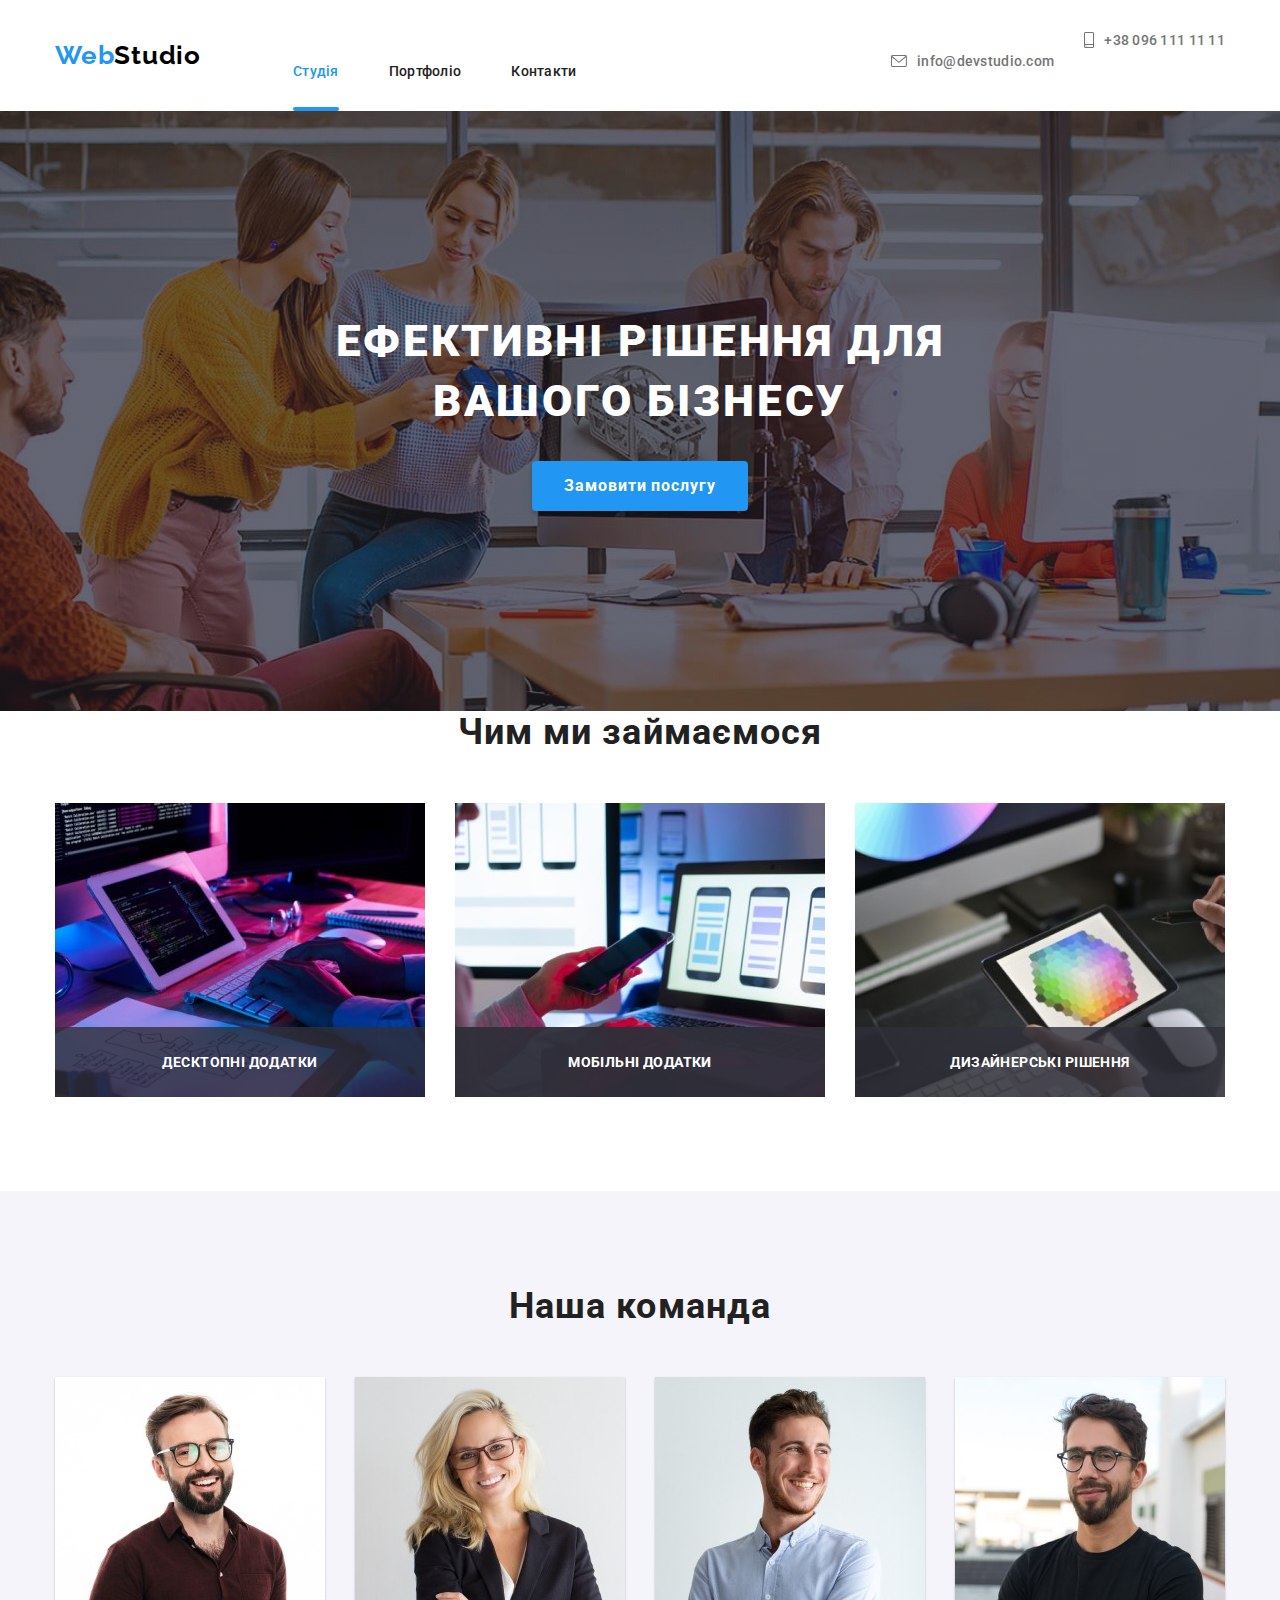
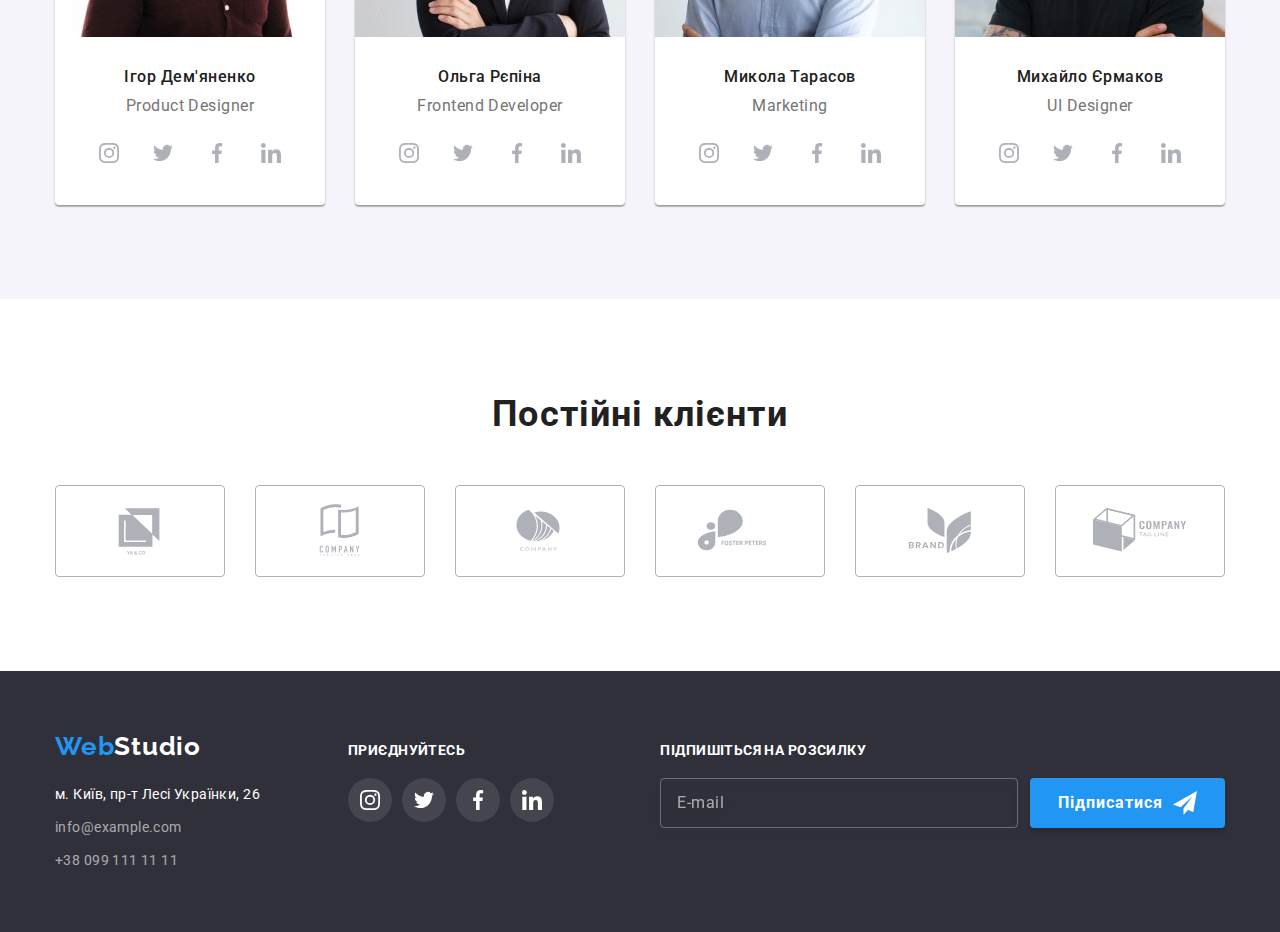
<file: index.html>
<!DOCTYPE html>
<html lang="uk">
  <head>
    <meta charset="UTF-8" />
    <meta http-equiv="X-UA-Compatible" content="IE=edge" />
    <meta name="viewport" content="width=device-width, initial-scale=1.0" />
    <title>WebStudio</title>
    <!-- Normalize start -->
    <link
      rel="stylesheet"
      href="https://cdnjs.cloudflare.com/ajax/libs/modern-normalize/1.1.0/modern-normalize.min.css"
    />
    <!-- Normalize end -->
    <!-- Fonts start -->
    <link rel="preconnect" href="https://fonts.googleapis.com" />
    <link rel="preconnect" href="https://fonts.gstatic.com" crossorigin />
    <link
      href="https://fonts.googleapis.com/css2?family=Raleway:wght@700&family=Roboto:wght@400;500;700;900&display=swap"
      rel="stylesheet"
    />
    <!-- Fonts end -->
    <!-- Custom styles start -->
    <link rel="stylesheet" href="./css/main.min.css" />
    <!-- Custom styles end -->
  </head>

  <body>
    <!-- Header section -->
    <header class="header">
      <div class="container header__container">
        <a class="header__logo logo link" href="./index.html"
          >Web<span class="header__logo-span">Studio</span></a
        >

        <div class="mobile-menu" id="mobile-menu" data-menu>
          <nav class="nav">
            <ul class="nav__list list">
              <li class="nav__item">
                <a class="nav__link nav__link--current link" href="./index.html">Студія</a>
              </li>
              <li class="header-nav-item">
                <a class="nav__link link" href="./portfolio.html">Портфоліо</a>
              </li>
              <li class="nav__item">
                <a class="nav__link link" href="#contacts">Контакти</a>
              </li>
            </ul>
          </nav>

          <ul class="header__list list">
            <li class="header__item">
              <a
                class="header__action header__action--tablet-mail link"
                href="mailto:info@devstudio.com"
              >
                <svg class="header__icon header__icon-envelope">
                  <use href="./images/icons/icons.svg#envelope"></use>
                </svg>
                info@devstudio.com</a
              >
            </li>
            <li class="header__item">
              <a class="header__action header__action--tablet-phone link" href="tel:+380961111111">
                <svg class="header__icon header__icon-phone">
                  <use href="./images/icons/icons.svg#smartphone"></use>
                </svg>
                +38 096 111 11 11</a
              >
            </li>
          </ul>

          <ul class="mobile-menu__list list">
            <li><a class="mobile-menu__link link" href="">Instagram</a></li>
            <li><a class="mobile-menu__link link" href="">Twitter</a></li>
            <li><a class="mobile-menu__link link" href="">Facebook</a></li>
            <li><a class="mobile-menu__link link" href="">LinkedIn</a></li>
          </ul>
        </div>

        <button
          class="menu-btn is-open"
          type="button"
          aria-expanded="false"
          aria-controls="mobile-menu"
          data-menu-button
        >
          <svg class="" width="40" height="40" c aria-label="Перемикач мобільного меню">
            <use class="menu-btn__icon-close" href="./images/icons/icons.svg#menu-close"></use>
            <use class="menu-btn__icon-open" href="./images/icons/icons.svg#menu-open"></use>
          </svg>
        </button>
      </div>
    </header>
    <!-- Main section -->
    <main>
      <!-- Hero section -->
      <section class="hero">
        <div class="container">
          <h1 class="hero__title">Ефективні рішення для вашого бізнесу</h1>
          <button class="hero__btn" type="button" data-modal-open>Замовити послугу</button>
        </div>
      </section>
      <!-- Features section -->
      <!-- Mobile/tablet Features section -->
      <section class="section features-mobile">
        <div class="container">
          <h2 class="visually-hidden">Особливості</h2>
          <ul class="features-mobile__list list">
            <li class="features-mobile__item">
              <div class="features-mobile__thumb">
                <svg class="" width="70" height="70">
                  <use href="./images/icons/icons.svg#antenna"></use>
                </svg>
              </div>
              <h3 class="features-mobile__title">УВАГА ДО ДЕТАЛЕЙ</h3>
              <p class="features-mobile__dsc">
                Ідейні міркування, і навіть початок повсякденної роботи з формування позиції.
              </p>
            </li>
            <li class="features-mobile__item">
              <div class="features-mobile__thumb">
                <svg class="" width="70" height="70">
                  <use href="./images/icons/icons.svg#clock"></use>
                </svg>
              </div>
              <h3 class="features-mobile__title">ПУНКТУАЛЬНІСТЬ</h3>
              <p class="features-mobile__dsc">
                Завдання організації, особливо рамки і місце навчання кадрів тягне у себе.
              </p>
            </li>
            <li class="features-mobile__item">
              <div class="features-mobile__thumb">
                <svg class="" width="70" height="70">
                  <use href="./images/icons/icons.svg#diagram"></use>
                </svg>
              </div>
              <h3 class="features-mobile__title">ПЛАНУВАННЯ</h3>
              <p class="features-mobile__dsc">
                Так само консультація з широким активом значною мірою зумовлює.
              </p>
            </li>
            <li class="features-mobile__item">
              <div class="features-mobile__thumb">
                <svg class="" width="70" height="70">
                  <use href="./images/icons/icons.svg#astronaut"></use>
                </svg>
              </div>
              <h3 class="features-mobile__title">СУЧАСНІ ТЕХНОЛОГІЇ</h3>
              <p class="features-mobile__dsc">
                Значимість цих проблем настільки очевидна, що реалізація планових завдань.
              </p>
            </li>
          </ul>
        </div>
      </section>
      <!-- What we are doing section -->
      <section class="section work-section">
        <div class="container work">
          <h2 class="work__title title">Чим ми займаємося</h2>
          <ul class="work__list list">
            <li>
              <div class="work__overlay">
                <picture>
                  <!-- desktop -->
                  <source
                    media="(min-width: 1200px)"
                    srcset="
                      ./images/index/work/box-1@1x.jpg 1x,
                      ./images/index/work/box-1@2x.jpg 2x
                    "
                    type="image/jpg"
                  />
                  <!-- fallback -->
                  <img
                    src="./images/index/work/box-1@2x.jpg 2x"
                    alt="Програмування"
                    width="370"
                    height="294"
                  />
                </picture>
                <div class="work__description">
                  <p class="work__text">Десктопні додатки</p>
                </div>
              </div>
            </li>
            <li>
              <div class="work__overlay">
                <picture>
                  <!-- desktop -->
                  <source
                    media="(min-width: 1200px)"
                    srcset="
                      ./images/index/work/box-2@1x.jpg 1x,
                      ./images/index/work/box-2@2x.jpg 2x
                    "
                    type="image/jpg"
                  />
                  <!-- fallback -->
                  <img
                    src="./images/index/work/box-2@2x.jpg"
                    alt="Адаптація сайту"
                    width="370"
                    height="294"
                  />
                </picture>
                <div class="work__description">
                  <p class="work__text">Мобільні додатки</p>
                </div>
              </div>
            </li>
            <li>
              <div class="work__overlay">
                <picture>
                  <!-- desktop -->
                  <source
                    media="(min-width: 1200px)"
                    srcset="
                      ./images/index/work/box-3@1x.jpg 1x,
                      ./images/index/work/box-3@2x.jpg 2x
                    "
                    type="image/jpg"
                  />
                  <!-- fallback -->
                  <img
                    src="./images/index/work/box-3@2x.jpg"
                    alt="Вебдизайн"
                    width="370"
                    height="294"
                  />
                </picture>
                <div class="work__description">
                  <p class="work__text">Дизайнерські рішення</p>
                </div>
              </div>
            </li>
          </ul>
        </div>
      </section>
      <!-- Our team section -->
      <section class="team section">
        <div class="container">
          <h2 class="team__title title">Наша команда</h2>
          <ul class="team__list list">
            <li class="team__list-item">
              <div class="team__card">
                <picture>
                  <!-- desktop -->
                  <source
                    media="(min-width: 1200px)"
                    srcset="
                      ./images/index/team/product-designer_lg@1x.jpg 1x,
                      ./images/index/team/product-designer_lg@2x.jpg 2x
                    "
                    type="image/jpg"
                  />
                  <!-- tablet -->
                  <source
                    media="(min-width: 768px)"
                    srcset="
                      ./images/index/team/product-designer_md@1x.jpg 1x,
                      ./images/index/team/product-designer_md@2x.jpg 2x
                    "
                    type="image/jpg"
                  />
                  <!-- mobile -->
                  <source
                    media="(max-width: 767px)"
                    srcset="
                      ./images/index/team/product-designer_sm@1x.jpg 1x,
                      ./images/index/team/product-designer_sm@2x.jpg 2x
                    "
                    type="image/jpg"
                  />
                  <!-- fallback -->
                  <img
                    class="team__photo"
                    src="./images/index/team/product-designer_lg@2x.jpg"
                    alt="Фото продакт дизайнера"
                    width="450"
                    height="260"
                  />
                </picture>

                <h3 class="team__item-title">Ігор Дем'яненко</h3>
                <p class="team__item-position" lang="en">Product Designer</p>
                <ul class="socials list">
                  <li class="socials__item">
                    <a
                      class="socials__link link"
                      href=""
                      target="_blank"
                      rel="noopener noreferrer"
                      aria-label="instagram"
                    >
                      <svg class="socials__icon" width="20" height="20">
                        <use href="./images/icons/icons.svg#instagram"></use>
                      </svg>
                    </a>
                  </li>
                  <li class="socials__item">
                    <a
                      class="socials__link link"
                      href=""
                      target="_blank"
                      rel="noopener noreferrer"
                      aria-label="twitter"
                    >
                      <svg class="socials__icon" width="20" height="20">
                        <use href="./images/icons/icons.svg#twitter"></use>
                      </svg>
                    </a>
                  </li>
                  <li class="socials__item">
                    <a
                      class="socials__link link"
                      href=""
                      target="_blank"
                      rel="noopener noreferrer"
                      aria-label="facebook"
                    >
                      <svg class="socials__icon" width="20" height="20">
                        <use href="./images/icons/icons.svg#facebook"></use>
                      </svg>
                    </a>
                  </li>
                  <li class="socials__item">
                    <a
                      class="socials__link link"
                      href=""
                      target="_blank"
                      rel="noopener noreferrer"
                      aria-label="linkedin"
                    >
                      <svg class="socials__icon" width="20" height="20">
                        <use href="./images/icons/icons.svg#linkedin"></use>
                      </svg>
                    </a>
                  </li>
                </ul>
              </div>
            </li>
            <li class="team__list-item">
              <div class="team__card">
                <picture>
                  <!-- desktop -->
                  <source
                    media="(min-width: 1200px)"
                    srcset="
                      ./images/index/team/frontend-developer_lg@1x.jpg 1x,
                      ./images/index/team/frontend-developer_lg@2x.jpg 2x
                    "
                    type="image/jpg"
                  />
                  <!-- tablet -->
                  <source
                    media="(min-width: 768px)"
                    srcset="
                      ./images/index/team/frontend-developer_md@1x.jpg 1x,
                      ./images/index/team/frontend-developer_md@2x.jpg 2x
                    "
                    type="image/jpg"
                  />
                  <!-- mobile -->
                  <source
                    media="(max-width: 767px)"
                    srcset="
                      ./images/index/team/frontend-developer_sm@1x.jpg 1x,
                      ./images/index/team/frontend-developer_sm@2x.jpg 2x
                    "
                    type="image/jpg"
                  />
                  <!-- fallback -->
                  <img
                    class="team__photo"
                    src="./images/index/team/frontend-developer_lg@2x.jpg"
                    alt="Фото фронтенд розробника"
                    width="450"
                    height="260"
                  />
                </picture>
                <h3 class="team__item-title">Ольга Рєпіна</h3>
                <p class="team__item-position" lang="en">Frontend Developer</p>
                <ul class="socials list">
                  <li class="socials__item">
                    <a
                      class="socials__link link"
                      href=""
                      target="_blank"
                      rel="noopener noreferrer"
                      aria-label="instagram"
                    >
                      <svg class="socials__icon" width="20" height="20">
                        <use href="./images/icons/icons.svg#instagram"></use>
                      </svg>
                    </a>
                  </li>
                  <li class="socials__item">
                    <a
                      class="socials__link link"
                      href=""
                      target="_blank"
                      rel="noopener noreferrer"
                      aria-label="twitter"
                    >
                      <svg class="socials__icon" width="20" height="20">
                        <use href="./images/icons/icons.svg#twitter"></use>
                      </svg>
                    </a>
                  </li>
                  <li class="socials__item">
                    <a
                      class="socials__link link"
                      href=""
                      target="_blank"
                      rel="noopener noreferrer"
                      aria-label="facebook"
                    >
                      <svg class="socials__icon" width="20" height="20">
                        <use href="./images/icons/icons.svg#facebook"></use>
                      </svg>
                    </a>
                  </li>
                  <li class="socials__item">
                    <a
                      class="socials__link link"
                      href=""
                      target="_blank"
                      rel="noopener noreferrer"
                      aria-label="linkedin"
                    >
                      <svg class="socials__icon" width="20" height="20">
                        <use href="./images/icons/icons.svg#linkedin"></use>
                      </svg>
                    </a>
                  </li>
                </ul>
              </div>
            </li>
            <li class="team__list-item">
              <div class="team__card">
                <picture>
                  <!-- desktop -->
                  <source
                    media="(min-width: 1200px)"
                    srcset="
                      ./images/index/team/marketing_lg@1x.jpg 1x,
                      ./images/index/team/marketing_lg@2x.jpg 2x
                    "
                    type="image/jpg"
                  />
                  <!-- tablet -->
                  <source
                    media="(min-width: 768px)"
                    srcset="
                      ./images/index/team/marketing_md@1x.jpg 1x,
                      ./images/index/team/marketing_md@2x.jpg 2x
                    "
                    type="image/jpg"
                  />
                  <!-- mobile -->
                  <source
                    media="(max-width: 767px)"
                    srcset="
                      ./images/index/team/marketing_sm@1x.jpg 1x,
                      ./images/index/team/marketing_sm@2x.jpg 2x
                    "
                    type="image/jpg"
                  />
                  <!-- fallback -->
                  <img
                    class="team__photo"
                    src="./images/index/team/marketing_lg@2x.jpg"
                    alt="Фото маркетолога"
                    width="450"
                    height="260"
                  />
                </picture>
                <h3 class="team__item-title">Микола Тарасов</h3>
                <p class="team__item-position" lang="en">Marketing</p>
                <ul class="socials list">
                  <li class="socials__item">
                    <a
                      class="socials__link link"
                      href=""
                      target="_blank"
                      rel="noopener noreferrer"
                      aria-label="instagram"
                    >
                      <svg class="socials__icon" width="20" height="20">
                        <use href="./images/icons/icons.svg#instagram"></use>
                      </svg>
                    </a>
                  </li>
                  <li class="socials__item">
                    <a
                      class="socials__link link"
                      href=""
                      target="_blank"
                      rel="noopener noreferrer"
                      aria-label="twitter"
                    >
                      <svg class="socials__icon" width="20" height="20">
                        <use href="./images/icons/icons.svg#twitter"></use>
                      </svg>
                    </a>
                  </li>
                  <li class="socials__item">
                    <a
                      class="socials__link link"
                      href=""
                      target="_blank"
                      rel="noopener noreferrer"
                      aria-label="facebook"
                    >
                      <svg class="socials__icon" width="20" height="20">
                        <use href="./images/icons/icons.svg#facebook"></use>
                      </svg>
                    </a>
                  </li>
                  <li class="socials__item">
                    <a
                      class="socials__link link"
                      href=""
                      target="_blank"
                      rel="noopener noreferrer"
                      aria-label="linkedin"
                    >
                      <svg class="socials__icon" width="20" height="20">
                        <use href="./images/icons/icons.svg#linkedin"></use>
                      </svg>
                    </a>
                  </li>
                </ul>
              </div>
            </li>
            <li class="team__list-item">
              <div class="team__card">
                <picture>
                  <!-- desktop -->
                  <source
                    media="(min-width: 1200px)"
                    srcset="
                      ./images/index/team/ux-designer_lg@1x.jpg 1x,
                      ./images/index/team/ux-designer_lg@2x.jpg 2x
                    "
                    type="image/jpg"
                  />
                  <!-- tablet -->
                  <source
                    media="(min-width: 768px)"
                    srcset="
                      ./images/index/team/ux-designer_md@1x.jpg 1x,
                      ./images/index/team/ux-designer_md@2x.jpg 2x
                    "
                    type="image/jpg"
                  />
                  <!-- mobile -->
                  <source
                    media="(max-width: 767px)"
                    srcset="
                      ./images/index/team/ux-designer_sm@1x.jpg 1x,
                      ./images/index/team/ux-designer_sm@2x.jpg 2x
                    "
                    type="image/jpg"
                  />
                  <!-- fallback -->
                  <img
                    class="team__photo"
                    src="./images/index/team/ux-designer_lg@2x.jpg"
                    alt="Фото UI дизайнера"
                    width="450"
                    height="260"
                  />
                </picture>
                <h3 class="team__item-title">Михайло Єрмаков</h3>
                <p class="team__item-position" lang="en">UI Designer</p>
                <ul class="socials list">
                  <li class="socials__item">
                    <a
                      class="socials__link link"
                      href=""
                      target="_blank"
                      rel="noopener noreferrer"
                      aria-label="instagram"
                    >
                      <svg class="socials__icon" width="20" height="20">
                        <use href="./images/icons/icons.svg#instagram"></use>
                      </svg>
                    </a>
                  </li>
                  <li class="socials__item">
                    <a
                      class="socials__link link"
                      href=""
                      target="_blank"
                      rel="noopener noreferrer"
                      aria-label="twitter"
                    >
                      <svg class="socials__icon" width="20" height="20">
                        <use href="./images/icons/icons.svg#twitter"></use>
                      </svg>
                    </a>
                  </li>
                  <li class="socials__item">
                    <a
                      class="socials__link link"
                      href=""
                      target="_blank"
                      rel="noopener noreferrer"
                      aria-label="facebook"
                    >
                      <svg class="socials__icon" width="20" height="20">
                        <use href="./images/icons/icons.svg#facebook"></use>
                      </svg>
                    </a>
                  </li>
                  <li class="socials__item">
                    <a
                      class="socials__link link"
                      href=""
                      target="_blank"
                      rel="noopener noreferrer"
                      aria-label="linkedin"
                    >
                      <svg class="socials__icon" width="20" height="20">
                        <use href="./images/icons/icons.svg#linkedin"></use>
                      </svg>
                    </a>
                  </li>
                </ul>
              </div>
            </li>
          </ul>
        </div>
      </section>
      <!-- Regular clients -->
      <section class="section">
        <div class="container clients">
          <h2 class="clients__title title">Постійні клієнти</h2>
          <ul class="clients__list list">
            <li class="clients__item">
              <a
                class="clients__link link"
                href=""
                target="_blank"
                rel="noopener noreferrer"
                aria-label="client-1"
              >
                <svg class="clients__icon" width="106" height="60">
                  <use href="./images/icons/icons.svg#client-1"></use>
                </svg>
              </a>
            </li>
            <li class="clients__item">
              <a
                class="clients__link link"
                href=""
                target="_blank"
                rel="noopener noreferrer"
                aria-label="client-2"
              >
                <svg class="clients__icon" width="106" height="60">
                  <use href="./images/icons/icons.svg#client-2"></use>
                </svg>
              </a>
            </li>
            <li class="clients__item">
              <a
                class="clients__link link"
                href=""
                target="_blank"
                rel="noopener noreferrer"
                aria-label="client-3"
              >
                <svg class="clients__icon" width="106" height="60">
                  <use href="./images/icons/icons.svg#client-3"></use>
                </svg>
              </a>
            </li>
            <li class="clients__item">
              <a
                class="clients__link link"
                href=""
                target="_blank"
                rel="noopener noreferrer"
                aria-label="client-4"
              >
                <svg class="clients__icon" width="106" height="60">
                  <use href="./images/icons/icons.svg#client-4"></use>
                </svg>
              </a>
            </li>
            <li class="clients__item">
              <a
                class="clients__link link"
                href=""
                target="_blank"
                rel="noopener noreferrer"
                aria-label="client-5"
              >
                <svg class="clients__icon" width="106" height="60">
                  <use href="./images/icons/icons.svg#client-5"></use>
                </svg>
              </a>
            </li>
            <li class="clients__item">
              <a
                class="clients__link link"
                href=""
                target="_blank"
                rel="noopener noreferrer"
                aria-label="client-6"
              >
                <svg class="clients__icon" width="106" height="60">
                  <use href="./images/icons/icons.svg#client-6"></use>
                </svg>
              </a>
            </li>
          </ul>
        </div>
      </section>
    </main>
    <!-- Footer section -->
    <footer class="footer" id="contacts">
      <div class="container">
        <div class="footer__box">
          <div class="footer__tablet">
            <div class="footer__div">
              <a class="footer__logo logo link" href="./index.html"
                >Web<span class="footer__logo-span">Studio</span></a
              >

              <address class="address">
                <ul class="address__list list">
                  <li>
                    <a
                      class="address__link link"
                      href="https://goo.gl/maps/Vk6udsdynfZgzqQk8"
                      target="_blank"
                      rel="noopener noreferrer"
                      >м. Київ, пр-т Лесі Українки, 26</a
                    >
                  </li>
                  <li>
                    <a class="address__mail link" href="mailto:info@example.com"
                      >info@example.com</a
                    >
                  </li>
                  <li>
                    <a class="address__phone link" href="tel:+380991111111">+38 099 111 11 11</a>
                  </li>
                </ul>
              </address>
            </div>

            <div class="footer__div">
              <h2 class="footer__title">приєднуйтесь</h2>
              <ul class="socials-footer list">
                <li>
                  <a
                    class="socials-footer__link link"
                    href=""
                    target="_blank"
                    rel="noopener noreferrer"
                    aria-label="instagram"
                  >
                    <svg class="socials-footer__icon" width="20" height="20">
                      <use href="./images/icons/icons.svg#instagram"></use>
                    </svg>
                  </a>
                </li>
                <li>
                  <a
                    class="socials-footer__link link"
                    href=""
                    target="_blank"
                    rel="noopener noreferrer"
                    aria-label="twitter"
                  >
                    <svg class="socials-footer__icon" width="20" height="20">
                      <use href="./images/icons/icons.svg#twitter"></use>
                    </svg>
                  </a>
                </li>
                <li>
                  <a
                    class="socials-footer__link link"
                    href=""
                    target="_blank"
                    rel="noopener noreferrer"
                    aria-label="facebook"
                  >
                    <svg class="socials-footer__icon" width="20" height="20">
                      <use href="./images/icons/icons.svg#facebook"></use>
                    </svg>
                  </a>
                </li>
                <li>
                  <a
                    class="socials-footer__link link"
                    href=""
                    target="_blank"
                    rel="noopener noreferrer"
                    aria-label="linkedin"
                  >
                    <svg class="socials-footer__icon" width="20" height="20">
                      <use href="./images/icons/icons.svg#linkedin"></use>
                    </svg>
                  </a>
                </li>
              </ul>
            </div>
          </div>

          <div class="footer__div">
            <form class="footer-form">
              <strong class="footer-form__title">Підпишіться на розсилку</strong>
              <div class="footer-form__group">
                <label class="footer-form__wrap">
                  <input class="footer-form__input" type="email" placeholder="E-mail" />
                </label>
                <button class="footer-form__btn" type="submit">
                  Підписатися
                  <svg class="footer-form__icon" width="24" height="24">
                    <use href="./images/icons/icons.svg#icon-send"></use>
                  </svg>
                </button>
              </div>
            </form>
          </div>
        </div>
      </div>
    </footer>

    <!-- Modal window -->
    <div class="backdrop backdrop--is-hidden" data-modal>
      <div class="modal">
        <button class="modal__btn" type="button" data-modal-close>
          <svg class="modal__btn-icon" width="18" height="18">
            <use href="./images/icons/icons.svg#close"></use>
          </svg>
        </button>

        <form class="register-form">
          <strong class="register-form__title">Залиште свої дані, ми вам передзвонимо</strong>

          <div class="register-form-group" role="group">
            <label class="register-form-group__wrap">
              <span class="register-form-group__label">Ім'я</span>
              <input class="register-form-group__input" type="text" required />
              <svg class="register-form-group__icon" width="18" height="18">
                <use href="./images/icons/icons.svg#person"></use>
              </svg>
            </label>

            <label class="register-form-group__wrap">
              <span class="register-form-group__label">Телефон</span>
              <input class="register-form-group__input" type="tel" required />
              <svg class="register-form-group__icon" width="18" height="18">
                <use href="./images/icons/icons.svg#phone"></use>
              </svg>
            </label>

            <label class="register-form-group__wrap">
              <span class="register-form-group__label">Пошта</span>
              <input class="register-form-group__input" type="email" required />
              <svg class="register-form-group__icon" width="18" height="18">
                <use href="./images/icons/icons.svg#email"></use>
              </svg>
            </label>

            <label class="register-form-group__wrap">
              <span class="register-form-group__label">Коментар</span>
              <textarea
                class="register-form-group__message"
                name=""
                rows="7"
                placeholder="Введіть текст"
              ></textarea>
            </label>
          </div>

          <label class="register-form__agreement">
            <input
              class="register-form__checkbox visually-hidden"
              type="checkbox"
              name="agreement"
              required
            />
            <span class="register-form__icon"></span>

            <span class="register-form__text">
              Погоджуюся з розсилкою та приймаю
              <a class="register-form__link" href="">Умови договору</a>
            </span>
          </label>

          <button class="register-form__btn" type="submit">Відправити</button>
        </form>
      </div>
    </div>

    <!-- Script -->
    <script src="./js/modal.js"></script>
    <script src="./js/menu.js"></script>
  </body>
</html>
</file>
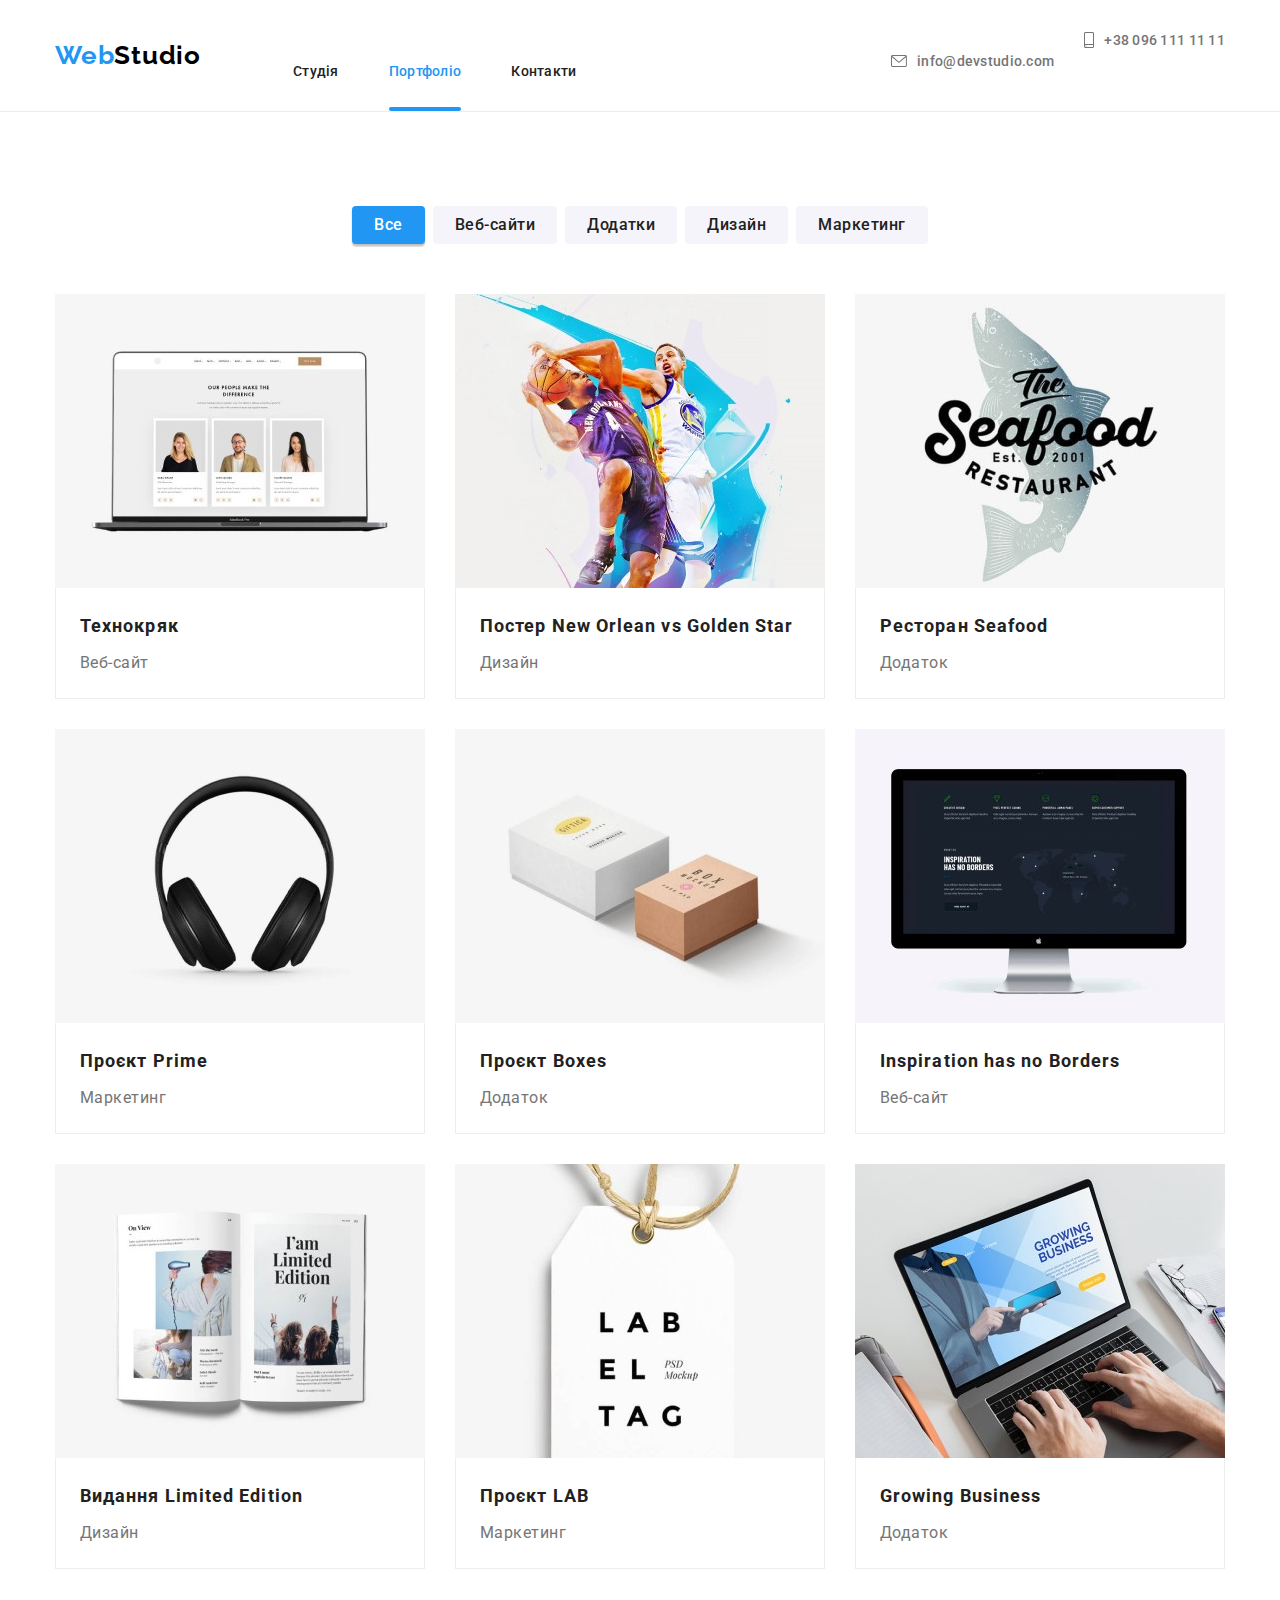
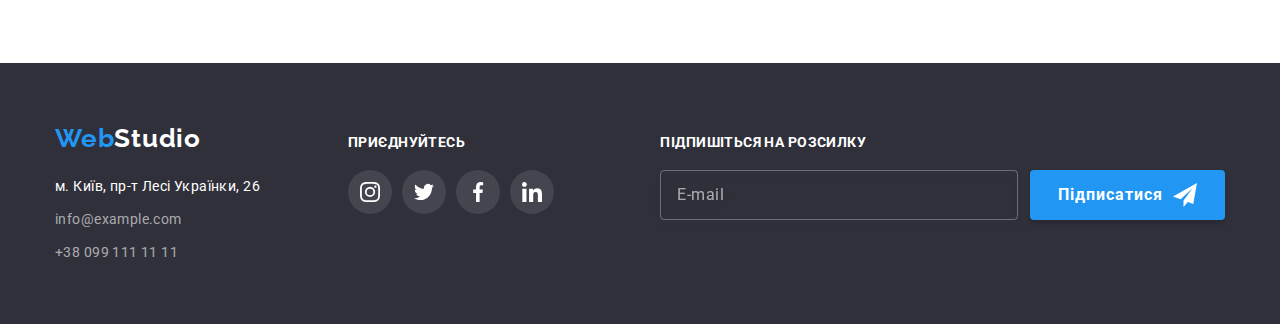
<file: portfolio.html>
<!DOCTYPE html>
<html lang="uk">
  <head>
    <meta charset="UTF-8" />
    <meta http-equiv="X-UA-Compatible" content="IE=edge" />
    <meta name="viewport" content="width=device-width, initial-scale=1.0" />
    <title>WebStudio</title>
    <!-- Normalize start -->
    <link
      rel="stylesheet"
      href="https://cdnjs.cloudflare.com/ajax/libs/modern-normalize/1.1.0/modern-normalize.min.css"
    />
    <!-- Normalize end -->
    <!-- Fonts stars -->
    <link rel="preconnect" href="https://fonts.googleapis.com" />
    <link rel="preconnect" href="https://fonts.gstatic.com" crossorigin />
    <link
      href="https://fonts.googleapis.com/css2?family=Raleway:wght@700&family=Roboto:wght@400;500;700;900&display=swap"
      rel="stylesheet"
    />
    <!-- Fonts end -->
    <!-- Custom styles start -->
    <link rel="stylesheet" href="./css/main.min.css" />
    <!-- Custom styles end -->
  </head>

  <body>
    <!-- Header section -->
    <header class="header">
      <div class="container header__container">
        <a class="header__logo logo link" href="./index.html"
          >Web<span class="header__logo-span">Studio</span></a
        >

        <div class="mobile-menu" id="mobile-menu" data-menu>
          <nav class="nav">
            <ul class="nav__list list">
              <li class="nav__item">
                <a class="nav__link link" href="./index.html">Студія</a>
              </li>
              <li class="header-nav-item">
                <a class="nav__link nav__link--current link" href="./portfolio.html">Портфоліо</a>
              </li>
              <li class="nav__item">
                <a class="nav__link link" href="#contacts">Контакти</a>
              </li>
            </ul>
          </nav>

          <ul class="header__list list">
            <li class="header__item">
              <a
                class="header__action header__action--tablet-mail link"
                href="mailto:info@devstudio.com"
              >
                <svg class="header__icon header__icon-envelope">
                  <use href="./images/icons/icons.svg#envelope"></use>
                </svg>
                info@devstudio.com</a
              >
            </li>
            <li class="header__item">
              <a class="header__action header__action--tablet-phone link" href="tel:+380961111111">
                <svg class="header__icon header__icon-phone">
                  <use href="./images/icons/icons.svg#smartphone"></use>
                </svg>
                +38 096 111 11 11</a
              >
            </li>
          </ul>

          <ul class="mobile-menu__list list">
            <li><a class="mobile-menu__link link" href="">Instagram</a></li>
            <li><a class="mobile-menu__link link" href="">Twitter</a></li>
            <li><a class="mobile-menu__link link" href="">Facebook</a></li>
            <li><a class="mobile-menu__link link" href="">LinkedIn</a></li>
          </ul>
        </div>

        <button
          class="menu-btn is-open"
          type="button"
          aria-expanded="false"
          aria-controls="mobile-menu"
          data-menu-button
        >
          <svg class="" width="40" height="40" c aria-label="Перемикач мобільного меню">
            <use class="menu-btn__icon-close" href="./images/icons/icons.svg#menu-close"></use>
            <use class="menu-btn__icon-open" href="./images/icons/icons.svg#menu-open"></use>
          </svg>
        </button>
      </div>
    </header>
    <!-- Main section -->
    <main>
      <section class="main-section section">
        <div class="container">
          <!-- Filters -->
          <h1 class="visually-hidden">Проєкти</h1>
          <ul class="filters list">
            <li>
              <button class="filters__btn filters__btn--current btn" type="button">Все</button>
            </li>
            <li><button class="filters__btn btn" type="button">Веб-сайти</button></li>
            <li><button class="filters__btn btn" type="button">Додатки</button></li>
            <li><button class="filters__btn btn" type="button">Дизайн</button></li>
            <li><button class="filters__btn btn" type="button">Маркетинг</button></li>
          </ul>
          <!-- Projects -->
          <h2 class="visually-hidden">Карточки проєктів</h2>
          <ul class="projects list">
            <li class="projects__item">
              <a class="projects__link link" href="">
                <div class="overlay-wrapper">
                  <picture>
                    <!-- desktop -->
                    <source
                      media="(min-width: 1200px)"
                      srcset="
                        ./images/portfolio/projects/project-1_lg@1x.jpg 1x,
                        ./images/portfolio/projects/project-1_lg@2x.jpg 2x
                      "
                      type="image/jpg"
                    />
                    <!-- tablet -->
                    <source
                      media="(min-width: 768px)"
                      srcset="
                        ./images/portfolio/projects/project-1_md@1x.jpg 1x,
                        ./images/portfolio/projects/project-1_md@2x.jpg 2x
                      "
                      type="image/jpg"
                    />
                    <!-- mobile -->
                    <source
                      media="(max-width: 767px)"
                      srcset="
                        ./images/portfolio/projects/project-1_sm@1x.jpg 1x,
                        ./images/portfolio/projects/project-1_sm@2x.jpg 2x
                      "
                      type="image/jpg"
                    />
                    <!-- followback -->
                    <img
                      class="projects__picture"
                      src="./images/portfolio/projects/project-1_lg@2x.jpg"
                      alt="Ноутбук"
                      width="370"
                      height="294"
                    />
                  </picture>
                  <div class="overlay">
                    <p class="overlay__text">
                      Ресурс пропонує комплексні пропозиції з різним рівнем функціоналу та сервісів.
                      Все це дозволить відвідувачу отримати вичерпні відомості про компанію чи
                      приватну особу.
                    </p>
                  </div>
                </div>
                <div class="project-wrapper">
                  <h3 class="project-wrapper__title">Технокряк</h3>
                  <p class="project-wrapper__type">Веб-сайт</p>
                </div>
              </a>
            </li>
            <li class="projects__item">
              <a class="projects__link link" href="">
                <div class="overlay-wrapper">
                  <picture>
                    <!-- desktop -->
                    <source
                      media="(min-width: 1200px)"
                      srcset="
                        ./images/portfolio/projects/project-2_lg@1x.jpg 1x,
                        ./images/portfolio/projects/project-2_lg@2x.jpg 2x
                      "
                      type="image/jpg"
                    />
                    <!-- tablet -->
                    <source
                      media="(min-width: 768px)"
                      srcset="
                        ./images/portfolio/projects/project-2_md@1x.jpg 1x,
                        ./images/portfolio/projects/project-2_md@2x.jpg 2x
                      "
                      type="image/jpg"
                    />
                    <!-- mobile -->
                    <source
                      media="(max-width: 767px)"
                      srcset="
                        ./images/portfolio/projects/project-2_sm@1x.jpg 1x,
                        ./images/portfolio/projects/project-2_sm@2x.jpg 2x
                      "
                      type="image/jpg"
                    />
                    <!-- followback -->
                    <img
                      class="projects__picture"
                      src="./images/portfolio/projects/project-2_lg@2x.jpg"
                      alt="Постер з бейсболістами"
                      width="370"
                      height="294"
                    />
                  </picture>
                  <div class="overlay">
                    <p class="overlay__text">
                      Ресурс пропонує комплексні пропозиції з різним рівнем функціоналу та сервісів.
                      Все це дозволить відвідувачу отримати вичерпні відомості про компанію чи
                      приватну особу.
                    </p>
                  </div>
                </div>
                <div class="project-wrapper">
                  <h3 class="project-wrapper__title">
                    Постер <span lang="en">New Orlean vs Golden Star</span>
                  </h3>
                  <p class="project-wrapper__type">Дизайн</p>
                </div>
              </a>
            </li>
            <li class="projects__item">
              <a class="projects__link link" href="">
                <div class="overlay-wrapper">
                  <picture>
                    <!-- desktop -->
                    <source
                      media="(min-width: 1200px)"
                      srcset="
                        ./images/portfolio/projects/project-3_lg@1x.jpg 1x,
                        ./images/portfolio/projects/project-3_lg@2x.jpg 2x
                      "
                      type="image/jpg"
                    />
                    <!-- tablet -->
                    <source
                      media="(min-width: 768px)"
                      srcset="
                        ./images/portfolio/projects/project-3_md@1x.jpg 1x,
                        ./images/portfolio/projects/project-3_md@2x.jpg 2x
                      "
                      type="image/jpg"
                    />
                    <!-- mobile -->
                    <source
                      media="(max-width: 767px)"
                      srcset="
                        ./images/portfolio/projects/project-3_sm@1x.jpg 1x,
                        ./images/portfolio/projects/project-3_sm@2x.jpg 2x
                      "
                      type="image/jpg"
                    />
                    <!-- followback -->
                    <img
                      class="projects__picture"
                      src="./images/portfolio/projects/project-3_lg@2x.jpg"
                      alt="Лого ресторану"
                      width="370"
                      height="294"
                    />
                  </picture>
                  <div class="overlay">
                    <p class="overlay__text">
                      Ресурс пропонує комплексні пропозиції з різним рівнем функціоналу та сервісів.
                      Все це дозволить відвідувачу отримати вичерпні відомості про компанію чи
                      приватну особу.
                    </p>
                  </div>
                </div>
                <div class="project-wrapper">
                  <h3 class="project-wrapper__title">Ресторан <span lang="en">Seafood</span></h3>
                  <p class="project-wrapper__type">Додаток</p>
                </div>
              </a>
            </li>
            <li class="projects__item">
              <a class="projects__link link" href="">
                <div class="overlay-wrapper">
                  <picture>
                    <!-- desktop -->
                    <source
                      media="(min-width: 1200px)"
                      srcset="
                        ./images/portfolio/projects/project-4_lg@1x.jpg 1x,
                        ./images/portfolio/projects/project-4_lg@2x.jpg 2x
                      "
                      type="image/jpg"
                    />
                    <!-- tablet -->
                    <source
                      media="(min-width: 768px)"
                      srcset="
                        ./images/portfolio/projects/project-4_md@1x.jpg 1x,
                        ./images/portfolio/projects/project-4_md@2x.jpg 2x
                      "
                      type="image/jpg"
                    />
                    <!-- mobile -->
                    <source
                      media="(max-width: 767px)"
                      srcset="
                        ./images/portfolio/projects/project-4_sm@1x.jpg 1x,
                        ./images/portfolio/projects/project-4_sm@2x.jpg 2x
                      "
                      type="image/jpg"
                    />
                    <!-- followback -->
                    <img
                      class="projects__picture"
                      src="./images/portfolio/projects/project-4_lg@2x.jpg"
                      alt="Навушники"
                      width="370"
                      height="294"
                    />
                  </picture>
                  <div class="overlay">
                    <p class="overlay__text">
                      Ресурс пропонує комплексні пропозиції з різним рівнем функціоналу та сервісів.
                      Все це дозволить відвідувачу отримати вичерпні відомості про компанію чи
                      приватну особу.
                    </p>
                  </div>
                </div>
                <div class="project-wrapper">
                  <h3 class="project-wrapper__title">Проєкт <span lang="en">Prime</span></h3>
                  <p class="project-wrapper__type">Маркетинг</p>
                </div>
              </a>
            </li>
            <li class="projects__item">
              <a class="projects__link link" href="">
                <div class="overlay-wrapper">
                  <picture>
                    <!-- desktop -->
                    <source
                      media="(min-width: 1200px)"
                      srcset="
                        ./images/portfolio/projects/project-5_lg@1x.jpg 1x,
                        ./images/portfolio/projects/project-5_lg@2x.jpg 2x
                      "
                      type="image/jpg"
                    />
                    <!-- tablet -->
                    <source
                      media="(min-width: 768px)"
                      srcset="
                        ./images/portfolio/projects/project-5_md@1x.jpg 1x,
                        ./images/portfolio/projects/project-5_md@2x.jpg 2x
                      "
                      type="image/jpg"
                    />
                    <!-- mobile -->
                    <source
                      media="(max-width: 767px)"
                      srcset="
                        ./images/portfolio/projects/project-5_sm@1x.jpg 1x,
                        ./images/portfolio/projects/project-5_sm@2x.jpg 2x
                      "
                      type="image/jpg"
                    />
                    <!-- followback -->
                    <img
                      class="projects__picture"
                      src="./images/portfolio/projects/project-5_lg@2x.jpg"
                      alt="Дві коробки"
                      width="370"
                      height="294"
                    />
                  </picture>
                  <div class="overlay">
                    <p class="overlay__text">
                      Ресурс пропонує комплексні пропозиції з різним рівнем функціоналу та сервісів.
                      Все це дозволить відвідувачу отримати вичерпні відомості про компанію чи
                      приватну особу.
                    </p>
                  </div>
                </div>
                <div class="project-wrapper">
                  <h3 class="project-wrapper__title">Проєкт <span lang="en">Boxes</span></h3>
                  <p class="project-wrapper__type">Додаток</p>
                </div>
              </a>
            </li>
            <li class="projects__item">
              <a class="projects__link link" href="">
                <div class="overlay-wrapper">
                  <picture>
                    <!-- desktop -->
                    <source
                      media="(min-width: 1200px)"
                      srcset="
                        ./images/portfolio/projects/project-6_lg@1x.jpg 1x,
                        ./images/portfolio/projects/project-6_lg@2x.jpg 2x
                      "
                      type="image/jpg"
                    />
                    <!-- tablet -->
                    <source
                      media="(min-width: 768px)"
                      srcset="
                        ./images/portfolio/projects/project-6_md@1x.jpg 1x,
                        ./images/portfolio/projects/project-6_md@2x.jpg 2x
                      "
                      type="image/jpg"
                    />
                    <!-- mobile -->
                    <source
                      media="(max-width: 767px)"
                      srcset="
                        ./images/portfolio/projects/project-6_sm@1x.jpg 1x,
                        ./images/portfolio/projects/project-6_sm@2x.jpg 2x
                      "
                      type="image/jpg"
                    />
                    <!-- followback -->
                    <img
                      class="projects__picture"
                      src="./images/portfolio/projects/project-6_lg@2x.jpg"
                      alt="Монітор"
                      width="370"
                      height="294"
                    />
                  </picture>
                  <div class="overlay">
                    <p class="overlay__text">
                      Ресурс пропонує комплексні пропозиції з різним рівнем функціоналу та сервісів.
                      Все це дозволить відвідувачу отримати вичерпні відомості про компанію чи
                      приватну особу.
                    </p>
                  </div>
                </div>
                <div class="project-wrapper">
                  <h3 class="project-wrapper__title" lang="en">Inspiration has no Borders</h3>
                  <p class="project-wrapper__type">Веб-сайт</p>
                </div>
              </a>
            </li>
            <li class="projects__item">
              <a class="projects__link link" href="">
                <div class="overlay-wrapper">
                  <picture>
                    <!-- desktop -->
                    <source
                      media="(min-width: 1200px)"
                      srcset="
                        ./images/portfolio/projects/project-7_lg@1x.jpg 1x,
                        ./images/portfolio/projects/project-7_lg@2x.jpg 2x
                      "
                      type="image/jpg"
                    />
                    <!-- tablet -->
                    <source
                      media="(min-width: 768px)"
                      srcset="
                        ./images/portfolio/projects/project-7_md@1x.jpg 1x,
                        ./images/portfolio/projects/project-7_md@2x.jpg 2x
                      "
                      type="image/jpg"
                    />
                    <!-- mobile -->
                    <source
                      media="(max-width: 767px)"
                      srcset="
                        ./images/portfolio/projects/project-7_sm@1x.jpg 1x,
                        ./images/portfolio/projects/project-7_sm@2x.jpg 2x
                      "
                      type="image/jpg"
                    />
                    <!-- followback -->
                    <img
                      class="projects__picture"
                      src="./images/portfolio/projects/project-7_lg@2x.jpg"
                      alt="Розворот журналу"
                      width="370"
                      height="294"
                    />
                  </picture>
                  <div class="overlay">
                    <p class="overlay__text">
                      Ресурс пропонує комплексні пропозиції з різним рівнем функціоналу та сервісів.
                      Все це дозволить відвідувачу отримати вичерпні відомості про компанію чи
                      приватну особу.
                    </p>
                  </div>
                </div>
                <div class="project-wrapper">
                  <h3 class="project-wrapper__title">
                    Видання <span lang="en">Limited Edition</span>
                  </h3>
                  <p class="project-wrapper__type">Дизайн</p>
                </div>
              </a>
            </li>
            <li class="projects__item">
              <a class="projects__link link" href="">
                <div class="overlay-wrapper">
                  <picture>
                    <!-- desktop -->
                    <source
                      media="(min-width: 1200px)"
                      srcset="
                        ./images/portfolio/projects/project-8_lg@1x.jpg 1x,
                        ./images/portfolio/projects/project-8_lg@2x.jpg 2x
                      "
                      type="image/jpg"
                    />
                    <!-- tablet -->
                    <source
                      media="(min-width: 768px)"
                      srcset="
                        ./images/portfolio/projects/project-8_md@1x.jpg 1x,
                        ./images/portfolio/projects/project-8_md@2x.jpg 2x
                      "
                      type="image/jpg"
                    />
                    <!-- mobile -->
                    <source
                      media="(max-width: 767px)"
                      srcset="
                        ./images/portfolio/projects/project-8_sm@1x.jpg 1x,
                        ./images/portfolio/projects/project-8_sm@2x.jpg 2x
                      "
                      type="image/jpg"
                    />
                    <!-- followback -->
                    <img
                      class="projects__picture"
                      src="./images/portfolio/projects/project-8_lg@2x.jpg"
                      alt="Ярлик"
                      width="370"
                      height="294"
                    />
                  </picture>
                  <div class="overlay">
                    <p class="overlay__text">
                      Ресурс пропонує комплексні пропозиції з різним рівнем функціоналу та сервісів.
                      Все це дозволить відвідувачу отримати вичерпні відомості про компанію чи
                      приватну особу.
                    </p>
                  </div>
                </div>
                <div class="project-wrapper">
                  <h3 class="project-wrapper__title">Проєкт <span>LAB</span></h3>
                  <p class="project-wrapper__type">Маркетинг</p>
                </div>
              </a>
            </li>
            <li class="projects__item">
              <a class="projects__link link" href="">
                <div class="overlay-wrapper">
                  <picture>
                    <!-- desktop -->
                    <source
                      media="(min-width: 1200px)"
                      srcset="
                        ./images/portfolio/projects/project-9_lg@1x.jpg 1x,
                        ./images/portfolio/projects/project-9_lg@2x.jpg 2x
                      "
                      type="image/jpg"
                    />
                    <!-- tablet -->
                    <source
                      media="(min-width: 768px)"
                      srcset="
                        ./images/portfolio/projects/project-9_md@1x.jpg 1x,
                        ./images/portfolio/projects/project-9_md@2x.jpg 2x
                      "
                      type="image/jpg"
                    />
                    <!-- mobile -->
                    <source
                      media="(max-width: 767px)"
                      srcset="
                        ./images/portfolio/projects/project-9_sm@1x.jpg 1x,
                        ./images/portfolio/projects/project-9_sm@2x.jpg 2x
                      "
                      type="image/jpg"
                    />
                    <!-- followback -->
                    <img
                      class="projects__picture"
                      src="./images/portfolio/projects/project-9_lg@2x.jpg"
                      alt="Робота за ноутбуком"
                      width="370"
                      height="294"
                    />
                  </picture>
                  <div class="overlay">
                    <p class="overlay__text">
                      Ресурс пропонує комплексні пропозиції з різним рівнем функціоналу та сервісів.
                      Все це дозволить відвідувачу отримати вичерпні відомості про компанію чи
                      приватну особу.
                    </p>
                  </div>
                </div>
                <div class="project-wrapper">
                  <h3 class="project-wrapper__title" lang="en">Growing Business</h3>
                  <p class="project-wrapper__type">Додаток</p>
                </div>
              </a>
            </li>
          </ul>
        </div>
      </section>
    </main>
    <!-- Footer section -->
    <footer class="footer" id="contacts">
      <div class="container">
        <div class="footer__box">
          <div class="footer__tablet">
            <div class="footer__div">
              <a class="footer__logo logo link" href="./index.html"
                >Web<span class="footer__logo-span">Studio</span></a
              >

              <address class="address">
                <ul class="address__list list">
                  <li>
                    <a
                      class="address__link link"
                      href="https://goo.gl/maps/Vk6udsdynfZgzqQk8"
                      target="_blank"
                      rel="noopener noreferrer"
                      >м. Київ, пр-т Лесі Українки, 26</a
                    >
                  </li>
                  <li>
                    <a class="address__mail link" href="mailto:info@example.com"
                      >info@example.com</a
                    >
                  </li>
                  <li>
                    <a class="address__phone link" href="tel:+380991111111">+38 099 111 11 11</a>
                  </li>
                </ul>
              </address>
            </div>

            <div class="footer__div">
              <h2 class="footer__title">приєднуйтесь</h2>
              <ul class="socials-footer list">
                <li>
                  <a
                    class="socials-footer__link link"
                    href=""
                    target="_blank"
                    rel="noopener noreferrer"
                    aria-label="instagram"
                  >
                    <svg class="socials-footer__icon" width="20" height="20">
                      <use href="./images/icons/icons.svg#instagram"></use>
                    </svg>
                  </a>
                </li>
                <li>
                  <a
                    class="socials-footer__link link"
                    href=""
                    target="_blank"
                    rel="noopener noreferrer"
                    aria-label="twitter"
                  >
                    <svg class="socials-footer__icon" width="20" height="20">
                      <use href="./images/icons/icons.svg#twitter"></use>
                    </svg>
                  </a>
                </li>
                <li>
                  <a
                    class="socials-footer__link link"
                    href=""
                    target="_blank"
                    rel="noopener noreferrer"
                    aria-label="facebook"
                  >
                    <svg class="socials-footer__icon" width="20" height="20">
                      <use href="./images/icons/icons.svg#facebook"></use>
                    </svg>
                  </a>
                </li>
                <li>
                  <a
                    class="socials-footer__link link"
                    href=""
                    target="_blank"
                    rel="noopener noreferrer"
                    aria-label="linkedin"
                  >
                    <svg class="socials-footer__icon" width="20" height="20">
                      <use href="./images/icons/icons.svg#linkedin"></use>
                    </svg>
                  </a>
                </li>
              </ul>
            </div>
          </div>

          <div class="footer__div">
            <form class="footer-form">
              <strong class="footer-form__title">Підпишіться на розсилку</strong>
              <div class="footer-form__group">
                <label class="footer-form__wrap">
                  <input class="footer-form__input" type="email" placeholder="E-mail" />
                </label>
                <button class="footer-form__btn" type="submit">
                  Підписатися
                  <svg class="footer-form__icon" width="24" height="24">
                    <use href="./images/icons/icons.svg#icon-send"></use>
                  </svg>
                </button>
              </div>
            </form>
          </div>
        </div>
      </div>
    </footer>

    <!-- Script -->
    <script src="./js/menu.js"></script>
  </body>
</html>
</file>
<file: css/main.min.css>
:root{--main-font: "Roboto", sans-serif;--secondary-font: "Raleway", sans-serif;--text-color: #757575;--title-color: #212121;--background-color: #F5F4FA;--accent-background-color: #2F303A;--accent-color: #2196F3;--black-color: #000000;--white-color: #FFFFFF;--icons-color: #AFB1B8;--hero-background-color: #C4C4C4;--animation: 250ms cubic-bezier(0.4, 0, 0.2, 1);--backdrop-color: rgba(0, 0, 0, 0.2);--overlay-color: rgba(33, 150, 243, 0.9);--placeholder-color: rgba(117, 117, 117, 0.5)}.visually-hidden{position:absolute;width:1px;height:1px;margin:-1px;border:0;padding:0;white-space:nowrap;-webkit-clip-path:inset(100%);clip-path:inset(100%);clip:rect(0 0 0 0);overflow:hidden}body{color:var(--text-color);font-family:var(--main-font)}.btn{font-family:inherit;font-weight:500;font-size:16px;line-height:1.625;letter-spacing:.03em;border:none;cursor:pointer}.title{font-weight:700;font-size:28px;line-height:1.1785714286;letter-spacing:.03em}@media screen and (min-width: 1200px){.title{font-size:36px;line-height:1.1666666667}}.logo{font-family:var(--secondary-font);font-weight:700;font-size:24px;line-height:1.1666666667;letter-spacing:.03em}@media screen and (min-width: 1200px){.logo{font-size:26px;line-height:1.1923076923}}h1,h2,h3,h4,h5,h6,p{margin:0}a{text-decoration:none}a,img{display:block}img{display:block;max-width:100%;height:auto;-o-object-fit:cover;object-fit:cover;-o-object-position:center;object-position:center}.link{text-decoration:none}.list{padding:0;margin:0;list-style:none}.section{padding-top:60px;padding-bottom:60px}@media screen and (min-width: 1200px){.section{padding-top:94px;padding-bottom:94px}}.container{padding-left:15px;padding-right:15px;margin-left:auto;margin-right:auto}@media screen and (min-width: 480px){.container{width:480px}}@media screen and (min-width: 768px){.container{width:768px}}@media screen and (min-width: 1200px){.container{width:1200px}}.backdrop{position:fixed;top:0;left:0;z-index:1000;width:100%;height:100%;background-color:var(--backdrop-color);overflow-x:scroll;-webkit-transition:opacity var(--animation),visibility var(--animation);transition:opacity var(--animation),visibility var(--animation)}.backdrop--is-hidden{opacity:0;visibility:hidden;pointer-events:none}@media screen and (max-width: 787px){.backdrop{padding-top:94px;padding-bottom:93px;padding-left:15px;padding-right:15px}}.modal{position:relative;padding:40px;max-width:450px;min-height:581px;padding:40px;background-color:var(--white-color);border-radius:4px;-webkit-box-shadow:0px 1px 3px rgba(0,0,0,.12),0px 1px 1px rgba(0,0,0,.14),0px 2px 1px rgba(0,0,0,.2);box-shadow:0px 1px 3px rgba(0,0,0,.12),0px 1px 1px rgba(0,0,0,.14),0px 2px 1px rgba(0,0,0,.2);-webkit-transition:opacity var(--animation) 150ms,scale var(--animation) 150ms,-webkit-transform var(--animation) 150ms;transition:opacity var(--animation) 150ms,scale var(--animation) 150ms,-webkit-transform var(--animation) 150ms;transition:transform var(--animation) 150ms,opacity var(--animation) 150ms,scale var(--animation) 150ms;transition:transform var(--animation) 150ms,opacity var(--animation) 150ms,scale var(--animation) 150ms,-webkit-transform var(--animation) 150ms}.backdrop--is-hidden .modal{opacity:0;-webkit-transform:translate(-50%, -50%) scale(0.3);transform:translate(-50%, -50%) scale(0.3)}@media screen and (min-width: 768px){.modal{width:450px;position:absolute;top:50%;left:50%;-webkit-transform:translate(-50%, -50%) scale(1);transform:translate(-50%, -50%) scale(1)}}@media screen and (min-width: 1200px){.modal{min-width:528px}}.modal__btn{position:absolute;top:8px;right:8px;display:-webkit-box;display:-ms-flexbox;display:flex;-webkit-box-align:center;-ms-flex-align:center;align-items:center;-webkit-box-pack:center;-ms-flex-pack:center;justify-content:center;width:30px;height:30px;padding:0;border-radius:50%;border:1px solid rgba(0,0,0,.1);background-color:rgba(0,0,0,0);cursor:pointer}.modal__btn:hover .modal__btn-icon,.modal__btn:focus .modal__btn-icon{fill:var(--accent-color)}.register-form__title{display:block;margin-bottom:12px;font-weight:700;font-size:20px;line-height:1.15;text-align:center;letter-spacing:.03em;color:var(--title-color)}@media screen and (min-width: 1200px){.register-form__title{line-height:1.15}}.register-form-group{margin-bottom:20px}.register-form-group__wrap{position:relative;display:block;margin-bottom:10px}.register-form-group__wrap:last-child{margin-bottom:0;height:138px}.register-form-group__label{display:block;margin-bottom:4px;font-weight:400;font-size:12px;line-height:1.1666666667;letter-spacing:.01em}.register-form-group__input{border:1px solid rgba(33,33,33,.2);border-radius:4px;min-height:40px;width:100%;padding-left:42px;outline:rgba(0,0,0,0);-webkit-transition:var(--animation);transition:var(--animation)}.register-form-group__input:focus{border:1px solid #2196f3;outline:rgba(0,0,0,0);-webkit-transform:border,color;transform:border,color}.register-form-group__icon{position:absolute;bottom:11px;left:12px;fill:var(--title-color);-webkit-transition:var(--animation);transition:var(--animation)}.register-form-group__input:focus+.register-form-group__icon{fill:var(--accent-color);-webkit-transform:fill;transform:fill}.register-form-group__message{border:1px solid rgba(33,33,33,.2);border-radius:4px;height:120px;width:100%;padding-left:42px;resize:none;padding:12px 16px;outline:rgba(0,0,0,0);-webkit-transition:var(--animation);transition:var(--animation)}.register-form-group__message::-webkit-input-placeholder{font-weight:400;font-size:12px;line-height:1.1666666667;letter-spacing:.01em;color:var(--placeholder-color)}.register-form-group__message::-moz-placeholder{font-weight:400;font-size:12px;line-height:1.1666666667;letter-spacing:.01em;color:var(--placeholder-color)}.register-form-group__message:-ms-input-placeholder{font-weight:400;font-size:12px;line-height:1.1666666667;letter-spacing:.01em;color:var(--placeholder-color)}.register-form-group__message::-ms-input-placeholder{font-weight:400;font-size:12px;line-height:1.1666666667;letter-spacing:.01em;color:var(--placeholder-color)}.register-form-group__message::placeholder{font-weight:400;font-size:12px;line-height:1.1666666667;letter-spacing:.01em;color:var(--placeholder-color)}.register-form-group__message:focus{border:1px solid #2196f3;outline:rgba(0,0,0,0);-webkit-transform:border,color;transform:border,color}.register-form__agreement{position:relative;display:-webkit-box;display:-ms-flexbox;display:flex;-webkit-box-align:center;-ms-flex-align:center;align-items:center;-webkit-box-pack:center;-ms-flex-pack:center;justify-content:center;gap:7px;margin-bottom:30px}.register-form__icon{width:16px;height:15px;background-image:url(../images/icons/icon-box.svg)}.register-form__checkbox:checked:focus+.register-form__icon{background-image:url(../images/icons/icon-check.svg)}.register-form__text{font-weight:400;font-size:12px;line-height:1.1666666667;letter-spacing:.03em}@media screen and (min-width: 1200px){.register-form__text{font-size:14px;line-height:1.7142857143}}.register-form__link{display:inline;color:var(--accent-color)}.register-form__btn{display:block;min-width:200px;min-height:50px;margin-right:auto;margin-left:auto;background-color:var(--accent-color);cursor:pointer;color:var(--white-color);font-family:inherit;font-weight:700;font-size:16px;line-height:1.875;text-align:center;letter-spacing:.06em;border:none;border-radius:4px;-webkit-box-shadow:0px 4px 4px rgba(0,0,0,.15);box-shadow:0px 4px 4px rgba(0,0,0,.15);-webkit-transition:background-color var(--animation);transition:background-color var(--animation)}.register-form__btn:hover{background-color:#188ce8;-webkit-box-shadow:0px 4px 4px rgba(0,0,0,.15);box-shadow:0px 4px 4px rgba(0,0,0,.15)}.socials{display:-webkit-box;display:-ms-flexbox;display:flex;-webkit-box-align:center;-ms-flex-align:center;align-items:center;-webkit-box-pack:center;-ms-flex-pack:center;justify-content:center;gap:10px}.socials__link{display:-webkit-box;display:-ms-flexbox;display:flex;-webkit-box-align:center;-ms-flex-align:center;align-items:center;-webkit-box-pack:center;-ms-flex-pack:center;justify-content:center;width:44px;height:44px;color:var(--icons-color);background-color:var(--white-color);border-radius:50%;-webkit-transition:background-color var(--animation),color var(--animation);transition:background-color var(--animation),color var(--animation)}.socials__link:hover,.socials__link:focus{background-color:var(--accent-color);color:var(--white-color)}.socials__icon{fill:currentColor}.address__link{color:var(--white-color);font-style:normal;margin-bottom:9px;font-size:14px;line-height:1.7142857143;letter-spacing:.03em;-webkit-transition:color var(--animation);transition:color var(--animation)}.address__link:hover,.address__link:focus{color:var(--accent-color)}.address__mail{color:rgba(255,255,255,.6);font-style:normal;margin-bottom:9px;font-size:14px;line-height:1.7142857143;letter-spacing:.03em;-webkit-transition:color var(--animation);transition:color var(--animation)}.address__mail:hover,.address__mail:focus{color:var(--accent-color)}.address__phone{color:rgba(255,255,255,.6);font-style:normal;font-size:14px;line-height:1.7142857143;letter-spacing:.03em;-webkit-transition:color var(--animation);transition:color var(--animation)}.address__phone:hover,.address__phone:focus{color:var(--accent-color)}.socials-footer{display:-webkit-box;display:-ms-flexbox;display:flex;-webkit-box-align:center;-ms-flex-align:center;align-items:center;-webkit-box-pack:center;-ms-flex-pack:center;justify-content:center;gap:10px}@media screen and (max-width: 767px){.socials-footer{margin-bottom:60px}}.socials-footer__link{display:-webkit-box;display:-ms-flexbox;display:flex;-webkit-box-align:center;-ms-flex-align:center;align-items:center;-webkit-box-pack:center;-ms-flex-pack:center;justify-content:center;width:44px;height:44px;color:var(--white-color);background-color:rgba(255,255,255,.1);border-radius:50%;-webkit-transition:background-color var(--animation),color var(--animation);transition:background-color var(--animation),color var(--animation)}.socials-footer__link:hover,.socials-footer__link:focus{background-color:var(--accent-color);color:var(--white-color)}.socials-footer__icon{fill:currentColor}.menu-btn{display:-webkit-inline-box;display:-ms-inline-flexbox;display:inline-flex;padding:0;border:none;background-color:rgba(0,0,0,0);margin-top:10px;margin-bottom:10px;z-index:100}@media screen and (min-width: 768px){.menu-btn{display:none}}.menu-btn__icon-open{display:none}.menu-btn.is-open .menu-btn__icon-open{display:block}.menu-btn.is-open .menu-btn__icon-close{display:none}.menu-btn:hover .menu-btn__icon-close,.menu-btn:focus .menu-btn__icon-close{fill:var(--accent-color)}.mobile-menu.is-open{display:-webkit-box;display:-ms-flexbox;display:flex}@media screen and (max-width: 767px){.mobile-menu{display:none;-webkit-box-orient:vertical;-webkit-box-direction:normal;-ms-flex-direction:column;flex-direction:column;position:fixed;top:0;left:0;width:100%;height:100%;z-index:100;padding:40px 48px;background-color:var(--white-color)}}@media screen and (min-width: 768px){.mobile-menu{display:-webkit-box;display:-ms-flexbox;display:flex;-webkit-box-align:end;-ms-flex-align:end;align-items:flex-end;margin-left:auto}}@media screen and (min-width: 1200px){.mobile-menu{width:100%;margin-left:0;-webkit-box-pack:justify;-ms-flex-pack:justify;justify-content:space-between}}.mobile-menu__list{display:none}@media screen and (max-width: 767px){.mobile-menu__list{display:-webkit-box;display:-ms-flexbox;display:flex;-ms-flex-wrap:wrap;flex-wrap:wrap;gap:10px}}.mobile-menu__link{padding-right:10px;border-right:1px solid rgba(33,33,33,.2);color:var(--accent-color);font-weight:500;font-size:18px;line-height:1.2222222222;letter-spacing:.02em}.header{position:relative}.header__container{display:-webkit-box;display:-ms-flexbox;display:flex;-webkit-box-align:center;-ms-flex-align:center;align-items:center}@media screen and (max-width: 767px){.header__container{-webkit-box-pack:justify;-ms-flex-pack:justify;justify-content:space-between}}.header__logo{color:var(--accent-color)}.header__logo-span{color:var(--black-color)}@media screen and (min-width: 1200px){.header__logo{margin-right:92px}}@media screen and (max-width: 767px){.header__list{display:-webkit-box;display:-ms-flexbox;display:flex;-webkit-box-orient:vertical;-webkit-box-direction:reverse;-ms-flex-direction:column-reverse;flex-direction:column-reverse}}@media screen and (min-width: 1200px){.header__list{display:-webkit-box;display:-ms-flexbox;display:flex;gap:30px}}.header__action{color:var(--text-color);font-weight:500;font-size:14px;line-height:1.1428571429;letter-spacing:.02em;-webkit-transition:color var(--animation);transition:color var(--animation)}.header__action:hover,.header__action:focus{color:var(--accent-color)}@media screen and (min-width: 1200px){.header__action{padding-top:32px;padding-bottom:32px;display:-webkit-box;display:-ms-flexbox;display:flex;-webkit-box-align:center;-ms-flex-align:center;align-items:center;-webkit-box-pack:center;-ms-flex-pack:center;justify-content:center;gap:10px}}@media screen and (max-width: 767px){.header__action--tablet-mail{font-size:24px;line-height:1.1666666667;margin-bottom:64px}}@media screen and (min-width: 767px)and (max-width: 1599px){.header__action--tablet-mail{margin-top:21px;margin-bottom:10px}}@media screen and (max-width: 767px){.header__action--tablet-phone{color:var(--accent-color);font-size:34px;line-height:1.1764705882;margin-bottom:32px}}@media screen and (min-width: 767px)and (max-width: 1599px){.header__action--tablet-phone{margin-bottom:21px}}.header__icon{fill:currentColor}@media screen and (max-width: 767px){.header__icon{display:none}}@media screen and (min-width: 768px){.header__icon-envelope{width:14px;height:10px}}@media screen and (max-width: 768px){.header__icon-envelope{margin-right:8px}}@media screen and (min-width: 1200px){.header__icon-envelope{width:16px;height:12px}}@media screen and (min-width: 768px){.header__icon-phone{width:10px;height:14px}}@media screen and (max-width: 768px){.header__icon-phone{margin-right:8px}}@media screen and (min-width: 1200px){.header__icon-phone{width:10px;height:16px}}@media screen and (max-width: 767px){.nav{margin-bottom:auto}}@media screen and (min-width: 768px){.nav__list{display:-webkit-box;display:-ms-flexbox;display:flex;-webkit-box-align:end;-ms-flex-align:end;align-items:flex-end;gap:50px;margin-right:90px}}.nav__link{color:var(--title-color);font-weight:500;font-size:40px;line-height:1.175;letter-spacing:.02em;-webkit-transition:color var(--animation);transition:color var(--animation)}.nav__link:hover,.nav__link:focus{color:var(--accent-color)}@media screen and (max-width: 767px){.nav__link{margin-bottom:35px}}@media screen and (min-width: 768px){.nav__link{padding-bottom:32px;font-size:14px;line-height:1.1428571429}}@media screen and (min-width: 1200px){.nav__link{padding-top:32px;padding-bottom:32px}}.nav__link--current{position:relative;color:var(--accent-color)}.nav__link--current::after{content:"";position:absolute;bottom:0px;left:0;display:block;width:100%;height:4px;border-radius:2px;background-color:var(--accent-color)}@media screen and (max-width: 767px){.nav__link--current::after{display:none}}.hero{height:400px;background-color:var(--hero-background-color);margin-right:auto;margin-left:auto;padding-top:118px;padding-bottom:118px;background-image:-webkit-gradient(linear, left top, right top, from(rgba(47, 48, 58, 0.4)), to(rgba(47, 48, 58, 0.4))),url(../images/index/hero/hero_sm@1x.jpg);background-image:linear-gradient(to right, rgba(47, 48, 58, 0.4), rgba(47, 48, 58, 0.4)),url(../images/index/hero/hero_sm@1x.jpg);background-repeat:no-repeat;background-position:center;background-size:cover}@media(min-device-pixel-ratio: 2),(-webkit-min-device-pixel-ratio: 2),(min-resolution: 192dpi),(min-resolution: 2dppx){.hero{background-image:-webkit-gradient(linear, left top, right top, from(rgba(47, 48, 58, 0.4)), to(rgba(47, 48, 58, 0.4))),url(../images/index/hero/hero_sm@2x.jpg);background-image:linear-gradient(to right, rgba(47, 48, 58, 0.4), rgba(47, 48, 58, 0.4)),url(../images/index/hero/hero_sm@2x.jpg)}}@media screen and (min-width: 768px){.hero{background-image:-webkit-gradient(linear, left top, right top, from(rgba(47, 48, 58, 0.4)), to(rgba(47, 48, 58, 0.4))),url(../images/index/hero/hero_md@1x.jpg);background-image:linear-gradient(to right, rgba(47, 48, 58, 0.4), rgba(47, 48, 58, 0.4)),url(../images/index/hero/hero_md@1x.jpg)}}@media screen and (min-width: 768px)and (min-device-pixel-ratio: 2),screen and (min-width: 768px)and (-webkit-min-device-pixel-ratio: 2),screen and (min-width: 768px)and (min-resolution: 192dpi),screen and (min-width: 768px)and (min-resolution: 2dppx){.hero{background-image:-webkit-gradient(linear, left top, right top, from(rgba(47, 48, 58, 0.4)), to(rgba(47, 48, 58, 0.4))),url(../images/index/hero/hero_md@2x.jpg);background-image:linear-gradient(to right, rgba(47, 48, 58, 0.4), rgba(47, 48, 58, 0.4)),url(../images/index/hero/hero_md@2x.jpg)}}@media screen and (min-width: 1200px){.hero{height:600px;padding-top:200px;padding-bottom:200px;background-image:-webkit-gradient(linear, left top, right top, from(rgba(47, 48, 58, 0.4)), to(rgba(47, 48, 58, 0.4))),url(../images/index/hero/hero_lg@1x.jpg);background-image:linear-gradient(to right, rgba(47, 48, 58, 0.4), rgba(47, 48, 58, 0.4)),url(../images/index/hero/hero_lg@1x.jpg)}}@media screen and (min-width: 1200px)and (min-device-pixel-ratio: 2),screen and (min-width: 1200px)and (-webkit-min-device-pixel-ratio: 2),screen and (min-width: 1200px)and (min-resolution: 192dpi),screen and (min-width: 1200px)and (min-resolution: 2dppx){.hero{background-image:-webkit-gradient(linear, left top, right top, from(rgba(47, 48, 58, 0.4)), to(rgba(47, 48, 58, 0.4))),url(../images/index/hero/hero_lg@2x.jpg);background-image:linear-gradient(to right, rgba(47, 48, 58, 0.4), rgba(47, 48, 58, 0.4)),url(../images/index/hero/hero_lg@2x.jpg)}}.hero__title{margin-left:auto;margin-right:auto;margin-bottom:30px;color:var(--white-color);font-style:normal;font-weight:900;font-size:26px;line-height:1.6153846154;letter-spacing:.06em;text-transform:uppercase;text-align:center}@media screen and (max-width: 1199px){.hero__title{max-width:360px}}@media screen and (min-width: 1200px){.hero__title{width:696px;font-size:44px;line-height:1.3636363636}}.hero__btn{display:block;min-width:200px;min-height:50px;padding:10px 32px;margin-left:auto;margin-right:auto;background-color:var(--accent-color);cursor:pointer;color:var(--white-color);font-family:inherit;font-weight:700;font-size:16px;line-height:1.875;letter-spacing:.06em;border:none;-webkit-box-shadow:0px 4px 4px rgba(0,0,0,.15);box-shadow:0px 4px 4px rgba(0,0,0,.15);border-radius:4px;-webkit-transition:background-color var(--animation);transition:background-color var(--animation)}.hero__btn:hover,.hero__btn:focus{background-color:#188ce8}@media screen and (max-width: 1199px){.features{display:none}}@media screen and (min-width: 1200px){.features-mobile{display:none}}@media screen and (min-width: 768px){.features-mobile__list{display:-webkit-box;display:-ms-flexbox;display:flex;-ms-flex-wrap:wrap;flex-wrap:wrap;gap:30px}}.features-mobile__item{margin-bottom:10px}.features-mobile__item:last-child{margin-bottom:0}.features-mobile__item:nth-child(1),.features-mobile__item:nth-child(2){margin-bottom:27px}@media screen and (min-width: 768px){.features-mobile__item{width:354px}}.features-mobile__thumb{display:-webkit-box;display:-ms-flexbox;display:flex;-webkit-box-align:center;-ms-flex-align:center;align-items:center;-webkit-box-pack:center;-ms-flex-pack:center;justify-content:center;padding-top:25px;padding-bottom:25px;margin-bottom:30px;background-color:var(--background-color);border-radius:4px}@media screen and (min-width: 768px){.features-mobile__thumb{padding:25px 142px}}.features-mobile__title{margin-bottom:10px;font-weight:700;font-size:14px;line-height:1.1428571429;letter-spacing:.03em;text-transform:uppercase;color:var(--title-color)}@media screen and (max-width: 767px){.features-mobile__title{text-align:center}}.features-mobile__dsc{font-size:14px;line-height:1.7142857143;letter-spacing:.03em;font-weight:400}@media screen and (max-width: 1199px){.features__icon-list{display:none}}@media screen and (min-width: 1200px){.features__icon-list{display:-webkit-box;display:-ms-flexbox;display:flex;-webkit-box-align:center;-ms-flex-align:center;align-items:center;-webkit-box-pack:center;-ms-flex-pack:center;justify-content:center;gap:30px;margin-bottom:30px}}.features__thumb{display:-webkit-box;display:-ms-flexbox;display:flex;-webkit-box-align:center;-ms-flex-align:center;align-items:center;-webkit-box-pack:center;-ms-flex-pack:center;justify-content:center;width:270px;height:120px;background-color:var(--background-color);border-radius:4px}.features__list{display:-webkit-box;display:-ms-flexbox;display:flex;gap:30px}@media screen and (max-width: 1199px){.features__list{display:none}}.features__item{min-width:270px}.features__title{margin-bottom:10px;font-weight:700;font-size:14px;line-height:1.1428571429;letter-spacing:.03em;text-transform:uppercase;color:var(--title-color)}.features__dsc{font-size:14px;line-height:1.7142857143;letter-spacing:.03em;font-weight:400}.work-section{padding-top:0}@media screen and (max-width: 1199px){.work-section{display:none}}.work__title{margin-bottom:50px;text-align:center;color:var(--title-color)}.work__list{display:-webkit-box;display:-ms-flexbox;display:flex;gap:30px}.work__overlay{position:relative}.work__description{position:absolute;bottom:0;width:370px;padding-top:27px;padding-bottom:27px;background-color:rgba(47,48,58,.8)}.work__text{font-weight:700;font-size:14px;line-height:1.1428571429;text-align:center;letter-spacing:.03em;text-transform:uppercase;color:#fff}.team{background-color:var(--background-color)}.team__title{margin-bottom:30px;text-align:center;color:var(--title-color)}@media screen and (min-width: 1200px){.team__title{margin-bottom:50px}}@media screen and (min-width: 768px){.team__list{display:-webkit-box;display:-ms-flexbox;display:flex;gap:30px;-ms-flex-wrap:wrap;flex-wrap:wrap}}@media screen and (min-width: 1200px){.team__list{display:-webkit-box;display:-ms-flexbox;display:flex;gap:30px;-ms-flex-wrap:nowrap;flex-wrap:nowrap}}.team__card{max-width:450px;padding-bottom:30px;background-color:var(--white-color);-webkit-box-shadow:0px 1px 3px rgba(0,0,0,.12),0px 1px 1px rgba(0,0,0,.14),0px 2px 1px rgba(0,0,0,.2);box-shadow:0px 1px 3px rgba(0,0,0,.12),0px 1px 1px rgba(0,0,0,.14),0px 2px 1px rgba(0,0,0,.2);border-radius:0px 0px 4px 4px}@media screen and (max-width: 767px){.team__card{margin-bottom:30px}}@media screen and (min-width: 768px){.team__card{max-width:354px}}@media screen and (min-width: 1200px){.team__card{max-width:270px}}.team__photo{margin-bottom:30px;margin-left:auto;margin-right:auto}.team__item-title{margin-bottom:10px;font-weight:500;font-size:16px;line-height:1.1875;letter-spacing:.03em;text-align:center;color:var(--title-color)}.team__item-position{font-size:16px;line-height:1.1875;letter-spacing:.03em;font-weight:400;text-align:center;margin-bottom:16px}.clients__title{margin-bottom:30px;text-align:center;color:var(--title-color)}@media screen and (min-width: 1200px){.clients__title{margin-bottom:50px}}.clients__list{display:-webkit-box;display:-ms-flexbox;display:flex;-webkit-box-align:center;-ms-flex-align:center;align-items:center;-webkit-box-pack:center;-ms-flex-pack:center;justify-content:center;gap:30px;-ms-flex-wrap:wrap;flex-wrap:wrap}@media screen and (min-width: 1200px){.clients__list{-ms-flex-wrap:nowrap;flex-wrap:nowrap}}.clients__link{display:-webkit-box;display:-ms-flexbox;display:flex;-webkit-box-align:center;-ms-flex-align:center;align-items:center;-webkit-box-pack:center;-ms-flex-pack:center;justify-content:center;width:210px;height:92px;color:var(--icons-color);border:1px solid;border-radius:4px;-webkit-transition:color var(--animation);transition:color var(--animation)}.clients__link:hover,.clients__link:focus{color:var(--accent-color)}@media screen and (min-width: 768px){.clients__link{width:226px}}@media screen and (min-width: 1200px){.clients__link{width:170px}}.clients__icon{fill:currentColor}.footer{padding-top:60px;padding-bottom:60px;background-color:var(--accent-background-color)}@media screen and (min-width: 1200px){.footer__box{display:-webkit-box;display:-ms-flexbox;display:flex;-webkit-box-align:baseline;-ms-flex-align:baseline;align-items:baseline;-webkit-box-pack:justify;-ms-flex-pack:justify;justify-content:space-between}}.footer__logo{margin-bottom:20px;color:var(--accent-color)}.footer__logo-span{color:var(--white-color)}@media screen and (max-width: 1199px){.footer__logo{display:-webkit-box;display:-ms-flexbox;display:flex;-webkit-box-align:center;-ms-flex-align:center;align-items:center;-webkit-box-pack:center;-ms-flex-pack:center;justify-content:center}}@media screen and (max-width: 767px){.address{margin-bottom:60px}}@media screen and (max-width: 1199px){.address{display:-webkit-box;display:-ms-flexbox;display:flex;-webkit-box-align:center;-ms-flex-align:center;align-items:center;-webkit-box-pack:center;-ms-flex-pack:center;justify-content:center;text-align:center}}.footer__title{display:block;font-family:"Roboto";font-style:normal;font-weight:700;font-size:14px;line-height:1.1428571429;letter-spacing:.03em;text-transform:uppercase;color:var(--white-color);margin-bottom:20px}@media screen and (max-width: 1199px){.footer__title{text-align:center}}@media screen and (min-width: 768px)and (max-width: 1199px){.footer__tablet{margin-bottom:60px}}@media screen and (min-width: 768px){.footer__tablet{display:-webkit-box;display:-ms-flexbox;display:flex;-webkit-box-pack:center;-ms-flex-pack:center;justify-content:center;-webkit-box-align:baseline;-ms-flex-align:baseline;align-items:baseline;-webkit-box-pack:justify;-ms-flex-pack:justify;justify-content:space-between}}@media screen and (min-width: 1200px){.footer__tablet{gap:88px}}@media screen and (min-width: 1200px){.footer-div:last-child{margin-left:23px}}.footer-form__title{display:block;font-family:"Roboto";font-style:normal;font-weight:700;font-size:14px;line-height:1.1428571429;letter-spacing:.03em;text-transform:uppercase;color:var(--white-color);margin-bottom:20px}@media screen and (max-width: 1199px){.footer-form__title{text-align:center}}@media screen and (min-width: 1200px){.footer-form__group{display:-webkit-box;display:-ms-flexbox;display:flex;gap:12px}}.footer-form__input{display:block;width:100%;min-height:50px;padding:15px 16px;background-color:rgba(0,0,0,0);outline:none;color:var(--white-color);border:1px solid rgba(255,255,255,.3);-webkit-filter:drop-shadow(0px 4px 4px rgba(0, 0, 0, 0.15));filter:drop-shadow(0px 4px 4px rgba(0, 0, 0, 0.15));border-radius:4px}.footer-form__input::-webkit-input-placeholder{font-weight:400;font-size:16px;line-height:1.25;letter-spacing:.03em;color:rgba(255,255,255,.6)}.footer-form__input::-moz-placeholder{font-weight:400;font-size:16px;line-height:1.25;letter-spacing:.03em;color:rgba(255,255,255,.6)}.footer-form__input:-ms-input-placeholder{font-weight:400;font-size:16px;line-height:1.25;letter-spacing:.03em;color:rgba(255,255,255,.6)}.footer-form__input::-ms-input-placeholder{font-weight:400;font-size:16px;line-height:1.25;letter-spacing:.03em;color:rgba(255,255,255,.6)}.footer-form__input::placeholder{font-weight:400;font-size:16px;line-height:1.25;letter-spacing:.03em;color:rgba(255,255,255,.6)}@media screen and (min-width: 768px){.footer-form__input{width:450px}}@media screen and (max-width: 1199px){.footer-form__input{margin-left:auto;margin-right:auto;margin-bottom:20px}}@media screen and (min-width: 1200px){.footer-form__input{width:358px}}.footer-form__btn{display:-webkit-inline-box;display:-ms-inline-flexbox;display:inline-flex;-webkit-box-align:center;-ms-flex-align:center;align-items:center;gap:10px;padding:10px 28px;color:var(--white-color);background-color:var(--accent-color);border:none;border-radius:4px;-webkit-box-shadow:0px 4px 4px rgba(0,0,0,.15);box-shadow:0px 4px 4px rgba(0,0,0,.15);font-weight:700;font-size:16px;line-height:1.875;letter-spacing:.06em;cursor:pointer}@media screen and (max-width: 1199px){.footer-form__btn{display:-webkit-box;display:-ms-flexbox;display:flex;margin-right:auto;margin-left:auto}}.footer-form__icon{fill:var(--white-color)}.main-section{border-top:1px solid #ececec}.filters{display:-webkit-box;display:-ms-flexbox;display:flex;gap:8px;-webkit-box-pack:center;-ms-flex-pack:center;justify-content:center;margin-bottom:40px}@media screen and (max-width: 767px){.filters{-ms-flex-wrap:wrap;flex-wrap:wrap;-webkit-box-pack:start;-ms-flex-pack:start;justify-content:flex-start;max-width:326px}}@media screen and (min-width: 768px){.filters{margin-bottom:30px}}@media screen and (min-width: 1200px){.filters{margin-bottom:50px}}.filters__btn{min-height:38px;padding:6px 22px;color:var(--title-color);background-color:var(--background-color);border-radius:4px;-webkit-transition:color var(--animation),background-color var(--animation),-webkit-box-shadow var(--animation);transition:color var(--animation),background-color var(--animation),-webkit-box-shadow var(--animation);transition:color var(--animation),background-color var(--animation),box-shadow var(--animation);transition:color var(--animation),background-color var(--animation),box-shadow var(--animation),-webkit-box-shadow var(--animation)}.filters__btn:hover,.filters__btn:focus{color:var(--white-color);background-color:var(--accent-color);-webkit-box-shadow:0px 3px 1px rgba(0,0,0,.1),0px 1px 2px rgba(0,0,0,.08),0px 2px 2px rgba(0,0,0,.12);box-shadow:0px 3px 1px rgba(0,0,0,.1),0px 1px 2px rgba(0,0,0,.08),0px 2px 2px rgba(0,0,0,.12)}.filters__btn--current{color:var(--white-color);background-color:var(--accent-color);-webkit-box-shadow:0px 3px 1px rgba(0,0,0,.1),0px 1px 2px rgba(0,0,0,.08),0px 2px 2px rgba(0,0,0,.12);box-shadow:0px 3px 1px rgba(0,0,0,.1),0px 1px 2px rgba(0,0,0,.08),0px 2px 2px rgba(0,0,0,.12)}@media screen and (min-width: 768px){.projects{display:-webkit-box;display:-ms-flexbox;display:flex;gap:30px;-ms-flex-wrap:wrap;flex-wrap:wrap}}@media screen and (max-width: 767px){.projects__item{margin-bottom:30px}.projects__item:last-child{margin-bottom:0}}.projects__link{-webkit-transition:-webkit-box-shadow var(--animation);transition:-webkit-box-shadow var(--animation);transition:box-shadow var(--animation);transition:box-shadow var(--animation), -webkit-box-shadow var(--animation)}.projects__link:hover,.projects__link:focus{-webkit-box-shadow:0px 1px 1px rgba(0,0,0,.12),0px 4px 4px rgba(0,0,0,.06),1px 4px 6px rgba(0,0,0,.16);box-shadow:0px 1px 1px rgba(0,0,0,.12),0px 4px 4px rgba(0,0,0,.06),1px 4px 6px rgba(0,0,0,.16)}.overlay-wrapper{position:relative;overflow:hidden}@media screen and (min-width: 768px){.overlay-wrapper{width:354px}}@media screen and (min-width: 1200px){.overlay-wrapper{width:370px}}@media screen and (max-width: 767px){.projects__picture{width:100%}}.overlay{position:absolute;top:0;left:0;-webkit-transform:translateY(100%);transform:translateY(100%);display:-webkit-box;display:-ms-flexbox;display:flex;-webkit-box-align:center;-ms-flex-align:center;align-items:center;-webkit-box-pack:center;-ms-flex-pack:center;justify-content:center;width:100%;height:100%;padding:63px 24px;background-color:var(--overlay-color);-webkit-transition:-webkit-transform var(--animation);transition:-webkit-transform var(--animation);transition:transform var(--animation);transition:transform var(--animation), -webkit-transform var(--animation)}.projects__link:hover .overlay{-webkit-transform:translateY(0%);transform:translateY(0%)}.overlay__text{font-weight:400;font-size:18px;line-height:1.5555555556;letter-spacing:.03em;color:var(--white-color);-webkit-user-select:none;-moz-user-select:none;-ms-user-select:none;user-select:none}.project-wrapper{padding-top:20px;padding-bottom:20px;padding-left:24px;-ms-flex-preferred-size:370px;flex-basis:370px;border:1px solid #eee;border-top:none}.project-wrapper__title{margin-bottom:4px;color:var(--title-color);font-weight:700;font-size:18px;line-height:2;letter-spacing:.06em}.project-wrapper__type{color:var(--text-color);font-size:16px;line-height:1.875;letter-spacing:.03em;font-weight:400}/*# sourceMappingURL=main.min.css.map */
</file>
